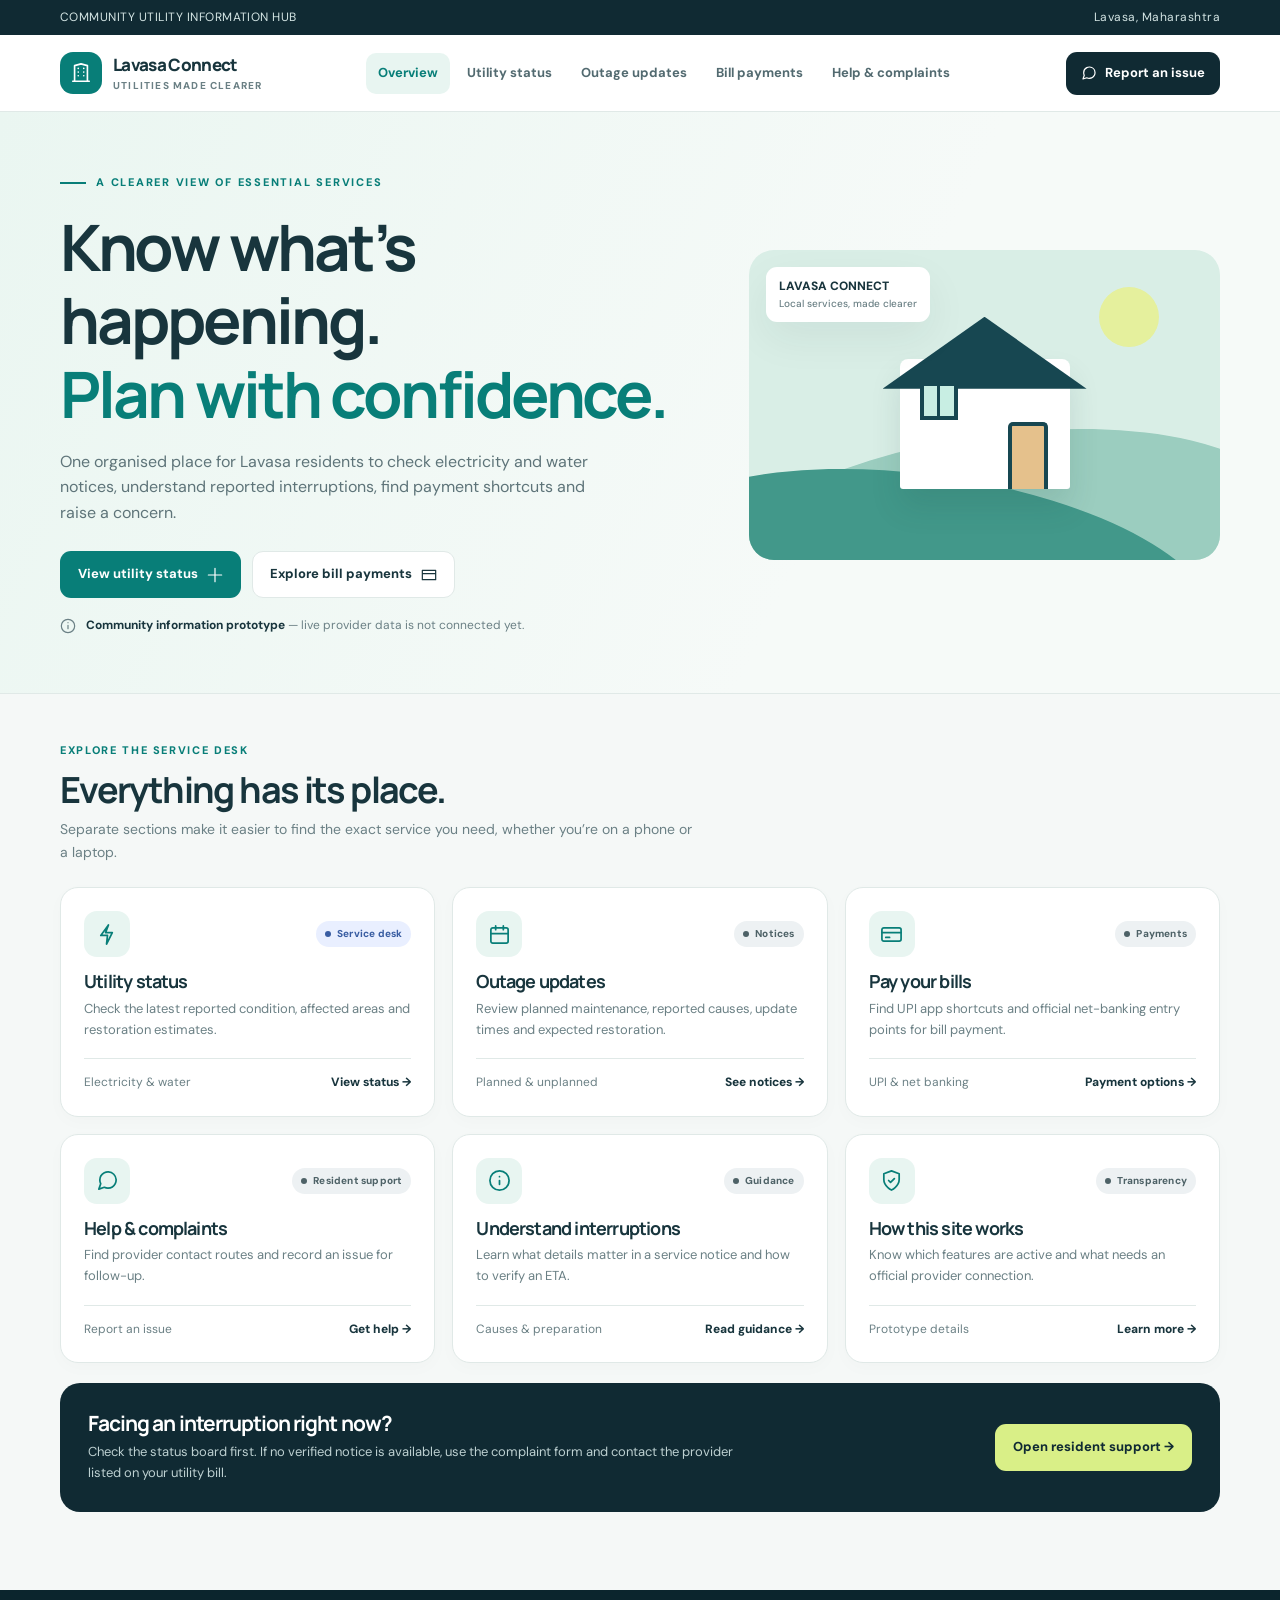
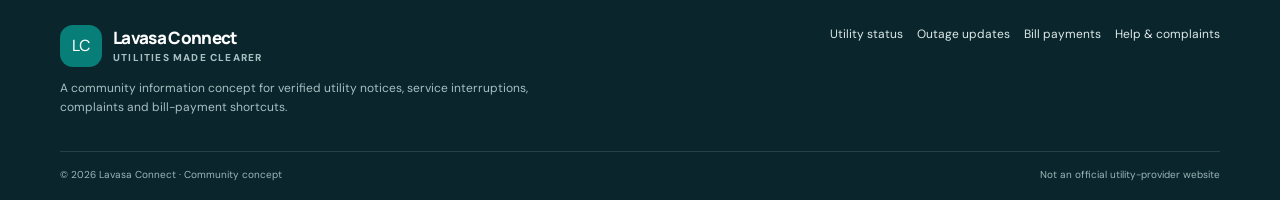
<file: index.html>
<!doctype html><html lang="en"><head><meta charset="utf-8"><meta name="viewport" content="width=device-width,initial-scale=1,viewport-fit=cover"><meta name="theme-color" content="#102a33"><meta name="description" content="Lavasa Connect community utility status, outage updates, payments and complaints."><title>Community utility dashboard | Lavasa Connect</title><link rel="stylesheet" href="assets/style.css"></head><body><div class="shell"><div class="topline"><div class="container"><span>COMMUNITY UTILITY INFORMATION HUB</span><span>Lavasa, Maharashtra</span></div></div>
<header class="site-header"><div class="container header-inner">
<a class="brand" href="index.html"><span class="brand-symbol"><svg class="" width="22" height="22" viewBox="0 0 24 24" fill="none" stroke="currentColor" stroke-width="1.8" stroke-linecap="round" stroke-linejoin="round" aria-hidden="true"><path d="M3 21h18M5 21V4l7-2 7 2v17M9 7h.01M15 7h.01M9 11h.01M15 11h.01M9 15h.01M15 15h.01" /></svg></span><span class="brand-copy">Lavasa Connect<small>Utilities made clearer</small></span></a>
<nav class="main-nav" aria-label="Main navigation"><a href="index.html" class="active">Overview</a><a href="status.html" class="">Utility status</a><a href="outages.html" class="">Outage updates</a><a href="payments.html" class="">Bill payments</a><a href="help.html" class="">Help & complaints</a></nav><a class="header-action" href="help.html"><svg class="" width="16" height="16" viewBox="0 0 24 24" fill="none" stroke="currentColor" stroke-width="1.8" stroke-linecap="round" stroke-linejoin="round" aria-hidden="true"><path d="M21 11.5a8.4 8.4 0 0 1-.9 3.8 8.5 8.5 0 0 1-7.6 4.7 8.4 8.4 0 0 1-3.8-.9L3 21l1.9-5.7a8.4 8.4 0 0 1-.9-3.8 8.5 8.5 0 0 1 4.7-7.6 8.4 8.4 0 0 1 3.8-.9h.5a8.5 8.5 0 0 1 8 8v.5Z" /></svg> Report an issue</a><button class="menu-toggle" aria-label="Open navigation" aria-expanded="false"><svg class="" width="21" height="21" viewBox="0 0 24 24" fill="none" stroke="currentColor" stroke-width="1.8" stroke-linecap="round" stroke-linejoin="round" aria-hidden="true"><path d="M4 6h16M4 12h16M4 18h16" /></svg></button>
</div></header><main><section class="hero"><div class="container hero-grid"><div><div class="eyebrow">A clearer view of essential services</div><h1>Know what’s happening.<br><span>Plan with confidence.</span></h1><p>One organised place for Lavasa residents to check electricity and water notices, understand reported interruptions, find payment shortcuts and raise a concern.</p><div class="hero-actions"><a class="btn btn-primary" href="status.html">View utility status <svg class="" width="16" height="16" viewBox="0 0 24 24" fill="none" stroke="currentColor" stroke-width="1.8" stroke-linecap="round" stroke-linejoin="round" aria-hidden="true"><path d="M12 2v20M2 12h20" /></svg></a><a class="btn btn-outline" href="payments.html">Explore bill payments <svg class="" width="16" height="16" viewBox="0 0 24 24" fill="none" stroke="currentColor" stroke-width="1.8" stroke-linecap="round" stroke-linejoin="round" aria-hidden="true"><path d="M2 5h20v14H2zM2 10h20" /></svg></a></div><div class="status-line"><svg class="" width="16" height="16" viewBox="0 0 24 24" fill="none" stroke="currentColor" stroke-width="1.8" stroke-linecap="round" stroke-linejoin="round" aria-hidden="true"><path d="M12 22a10 10 0 1 0 0-20 10 10 0 0 0 0 20ZM12 11v5M12 7h.01" /></svg> <span><strong>Community information prototype</strong> — live provider data is not connected yet.</span></div></div><div class="hero-art" role="img" aria-label="Stylised home in a green hillside community"><div class="art-sun"></div><div class="art-label">LAVASA CONNECT<small>Local services, made clearer</small></div><div class="art-hill"></div><div class="art-hill second"></div><div class="art-house"><div class="art-roof"></div><div class="art-window"></div><div class="art-door"></div></div></div></div></section>
<section class="section"><div class="container"><div class="section-head"><div><div class="section-kicker">Explore the service desk</div><h2>Everything has its place.</h2><p>Separate sections make it easier to find the exact service you need, whether you’re on a phone or a laptop.</p></div></div><div class="grid-3">
<a class="card" style="text-decoration:none" href="status.html"><div class="card-head"><span class="icon-box" data-icon="bolt"></span><span class="pill info">Service desk</span></div><h3>Utility status</h3><p>Check the latest reported condition, affected areas and restoration estimates.</p><div class="metric-row"><span>Electricity & water</span><strong>View status →</strong></div></a>
<a class="card" style="text-decoration:none" href="outages.html"><div class="card-head"><span class="icon-box" data-icon="calendar"></span><span class="pill">Notices</span></div><h3>Outage updates</h3><p>Review planned maintenance, reported causes, update times and expected restoration.</p><div class="metric-row"><span>Planned & unplanned</span><strong>See notices →</strong></div></a>
<a class="card" style="text-decoration:none" href="payments.html"><div class="card-head"><span class="icon-box" data-icon="credit"></span><span class="pill">Payments</span></div><h3>Pay your bills</h3><p>Find UPI app shortcuts and official net-banking entry points for bill payment.</p><div class="metric-row"><span>UPI & net banking</span><strong>Payment options →</strong></div></a>
<a class="card" style="text-decoration:none" href="help.html"><div class="card-head"><span class="icon-box" data-icon="message"></span><span class="pill">Resident support</span></div><h3>Help & complaints</h3><p>Find provider contact routes and record an issue for follow-up.</p><div class="metric-row"><span>Report an issue</span><strong>Get help →</strong></div></a>
<a class="card" style="text-decoration:none" href="outages.html#causes"><div class="card-head"><span class="icon-box" data-icon="info"></span><span class="pill">Guidance</span></div><h3>Understand interruptions</h3><p>Learn what details matter in a service notice and how to verify an ETA.</p><div class="metric-row"><span>Causes & preparation</span><strong>Read guidance →</strong></div></a>
<a class="card" style="text-decoration:none" href="help.html#faq"><div class="card-head"><span class="icon-box" data-icon="shield"></span><span class="pill">Transparency</span></div><h3>How this site works</h3><p>Know which features are active and what needs an official provider connection.</p><div class="metric-row"><span>Prototype details</span><strong>Learn more →</strong></div></a>
</div><div class="feature-band"><div><h3>Facing an interruption right now?</h3><p>Check the status board first. If no verified notice is available, use the complaint form and contact the provider listed on your utility bill.</p></div><a class="btn" href="help.html">Open resident support →</a></div></div></section></main><footer class="site-footer"><div class="container"><div class="footer-top"><div class="footer-about"><a class="brand" href="index.html"><span class="brand-symbol">LC</span><span class="brand-copy" style="color:#fff">Lavasa Connect<small style="color:#a8c0c2">Utilities made clearer</small></span></a><p>A community information concept for verified utility notices, service interruptions, complaints and bill-payment shortcuts.</p></div><nav class="footer-nav"><a href="status.html">Utility status</a><a href="outages.html">Outage updates</a><a href="payments.html">Bill payments</a><a href="help.html">Help & complaints</a></nav></div><div class="footer-bottom"><span>© <span data-year></span> Lavasa Connect · Community concept</span><span>Not an official utility-provider website</span></div></div></footer><script src="assets/app.js"></script><div id="toast" class="toast" role="status" aria-live="polite"></div></div></body></html>
</file>
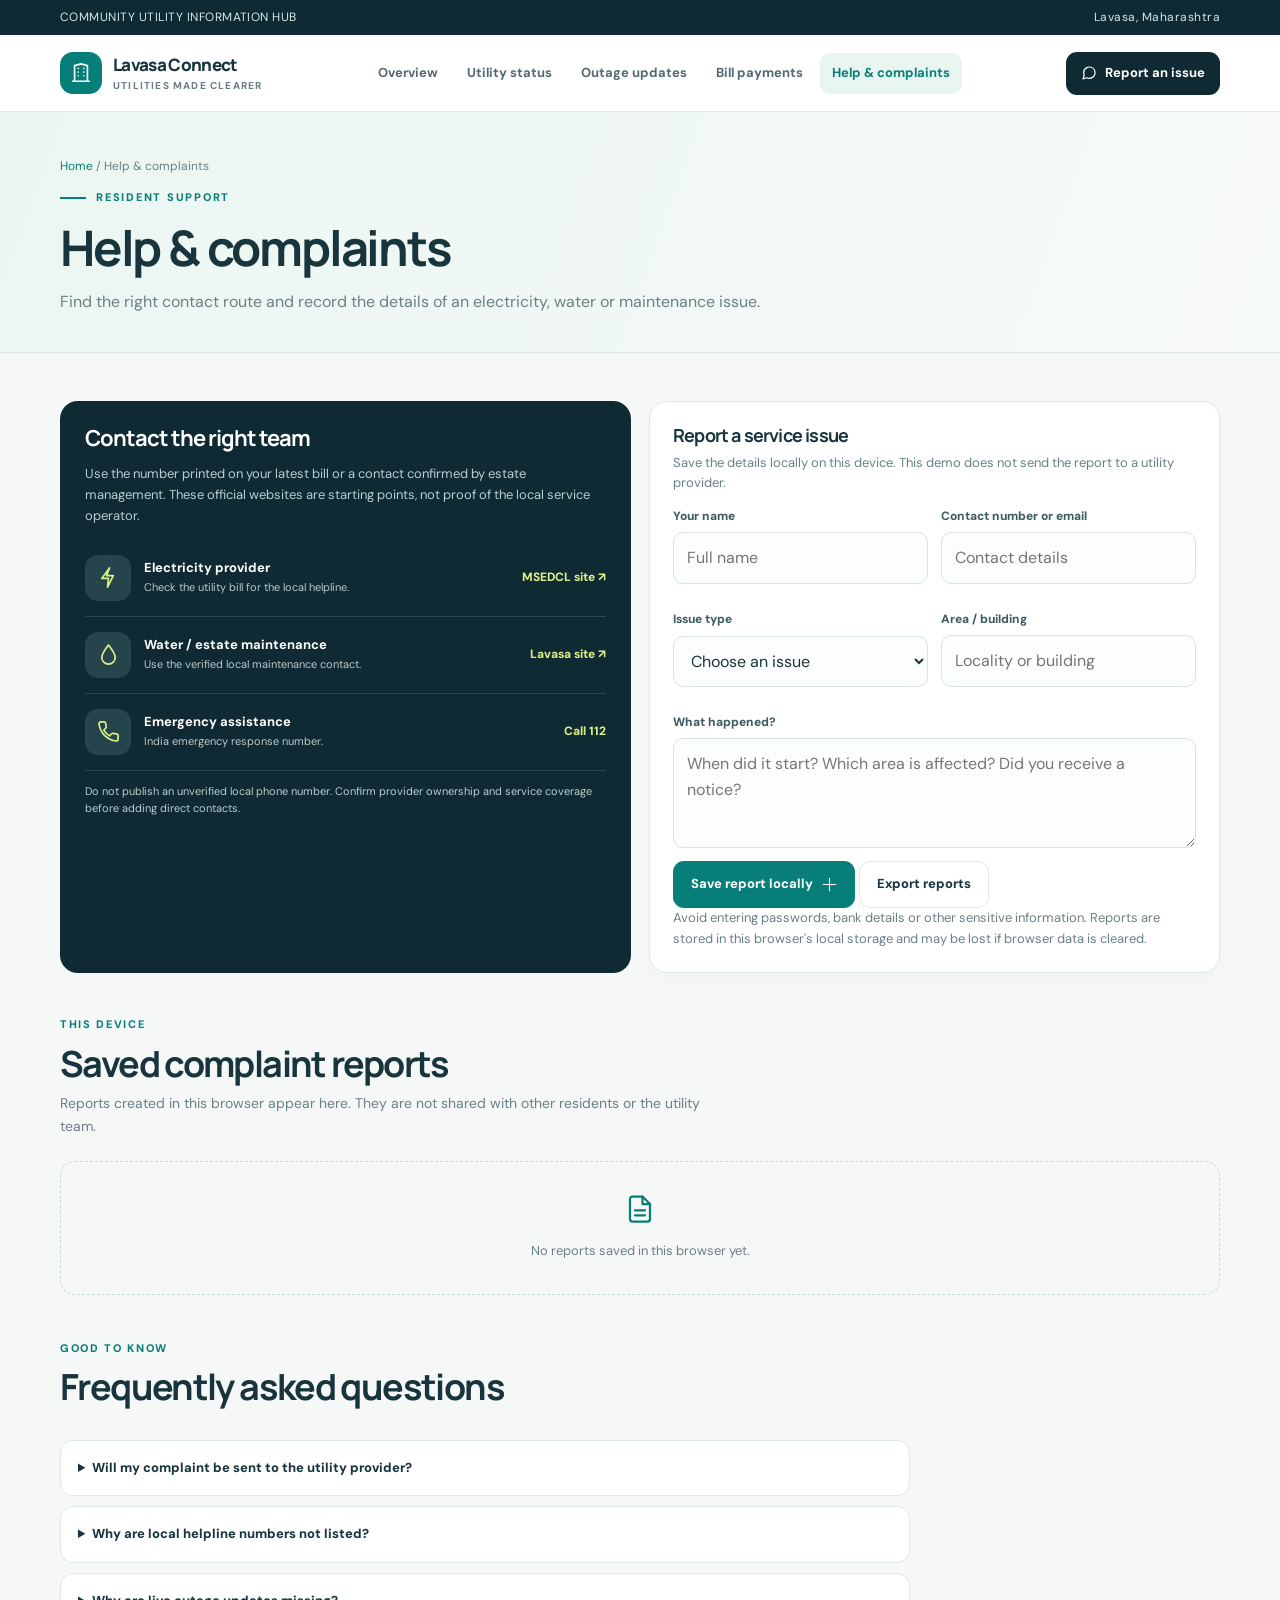
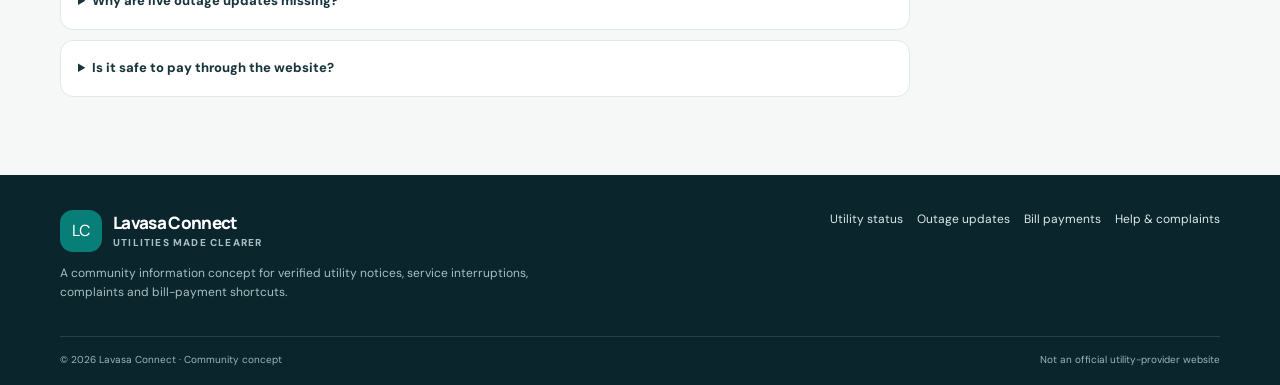
<file: help.html>
<!doctype html><html lang="en"><head><meta charset="utf-8"><meta name="viewport" content="width=device-width,initial-scale=1,viewport-fit=cover"><meta name="theme-color" content="#102a33"><meta name="description" content="Lavasa Connect community utility status, outage updates, payments and complaints."><title>Help & complaints | Lavasa Connect</title><link rel="stylesheet" href="assets/style.css"></head><body><div class="shell"><div class="topline"><div class="container"><span>COMMUNITY UTILITY INFORMATION HUB</span><span>Lavasa, Maharashtra</span></div></div>
<header class="site-header"><div class="container header-inner">
<a class="brand" href="index.html"><span class="brand-symbol"><svg class="" width="22" height="22" viewBox="0 0 24 24" fill="none" stroke="currentColor" stroke-width="1.8" stroke-linecap="round" stroke-linejoin="round" aria-hidden="true"><path d="M3 21h18M5 21V4l7-2 7 2v17M9 7h.01M15 7h.01M9 11h.01M15 11h.01M9 15h.01M15 15h.01" /></svg></span><span class="brand-copy">Lavasa Connect<small>Utilities made clearer</small></span></a>
<nav class="main-nav" aria-label="Main navigation"><a href="index.html" class="">Overview</a><a href="status.html" class="">Utility status</a><a href="outages.html" class="">Outage updates</a><a href="payments.html" class="">Bill payments</a><a href="help.html" class="active">Help & complaints</a></nav><a class="header-action" href="help.html"><svg class="" width="16" height="16" viewBox="0 0 24 24" fill="none" stroke="currentColor" stroke-width="1.8" stroke-linecap="round" stroke-linejoin="round" aria-hidden="true"><path d="M21 11.5a8.4 8.4 0 0 1-.9 3.8 8.5 8.5 0 0 1-7.6 4.7 8.4 8.4 0 0 1-3.8-.9L3 21l1.9-5.7a8.4 8.4 0 0 1-.9-3.8 8.5 8.5 0 0 1 4.7-7.6 8.4 8.4 0 0 1 3.8-.9h.5a8.5 8.5 0 0 1 8 8v.5Z" /></svg> Report an issue</a><button class="menu-toggle" aria-label="Open navigation" aria-expanded="false"><svg class="" width="21" height="21" viewBox="0 0 24 24" fill="none" stroke="currentColor" stroke-width="1.8" stroke-linecap="round" stroke-linejoin="round" aria-hidden="true"><path d="M4 6h16M4 12h16M4 18h16" /></svg></button>
</div></header><main><section class="page-hero"><div class="container"><div class="breadcrumb"><a href="index.html">Home</a> / Help & complaints</div><div class="eyebrow">Resident support</div><h1>Help & complaints</h1><p>Find the right contact route and record the details of an electricity, water or maintenance issue.</p></div></section>
<section class="section"><div class="container"><div class="grid-2">
<aside class="dark-panel"><h3>Contact the right team</h3><p>Use the number printed on your latest bill or a contact confirmed by estate management. These official websites are starting points, not proof of the local service operator.</p>
<div class="helpline-row"><span class="icon-box" data-icon="bolt"></span><div class="helpline-copy"><strong>Electricity provider</strong><small>Check the utility bill for the local helpline.</small></div><a href="https://www.mahadiscom.in/" target="_blank" rel="noopener noreferrer">MSEDCL site ↗</a></div>
<div class="helpline-row"><span class="icon-box" data-icon="drop"></span><div class="helpline-copy"><strong>Water / estate maintenance</strong><small>Use the verified local maintenance contact.</small></div><a href="https://www.lavasa.com/" target="_blank" rel="noopener noreferrer">Lavasa site ↗</a></div>
<div class="helpline-row"><span class="icon-box" data-icon="phone"></span><div class="helpline-copy"><strong>Emergency assistance</strong><small>India emergency response number.</small></div><a href="tel:112">Call 112</a></div>
<div class="smallprint" style="color:#b8cdcf">Do not publish an unverified local phone number. Confirm provider ownership and service coverage before adding direct contacts.</div></aside>
<article class="card" id="complaint-form"><h3 style="margin-top:0">Report a service issue</h3><p>Save the details locally on this device. This demo does not send the report to a utility provider.</p>
<form id="complaintForm"><div class="form-grid"><div class="field"><label for="name">Your name</label><input id="name" name="name" required maxlength="100" placeholder="Full name"></div><div class="field"><label for="contact">Contact number or email</label><input id="contact" name="contact" required maxlength="120" placeholder="Contact details"></div><div class="field"><label for="type">Issue type</label><select id="type" name="type" required><option value="">Choose an issue</option><option>Electricity outage</option><option>Water supply interruption</option><option>Low voltage / power fluctuation</option><option>Leakage / water quality</option><option>Other utility issue</option></select></div><div class="field"><label for="area">Area / building</label><input id="area" name="area" required maxlength="160" placeholder="Locality or building"></div></div><div class="field"><label for="details">What happened?</label><textarea id="details" name="details" required maxlength="2000" placeholder="When did it start? Which area is affected? Did you receive a notice?"></textarea></div><button class="btn btn-primary" type="submit">Save report locally <svg class="" width="15" height="15" viewBox="0 0 24 24" fill="none" stroke="currentColor" stroke-width="1.8" stroke-linecap="round" stroke-linejoin="round" aria-hidden="true"><path d="M12 2v20M2 12h20" /></svg></button> <button class="btn btn-outline" id="exportReports" type="button">Export reports</button><p class="smallprint">Avoid entering passwords, bank details or other sensitive information. Reports are stored in this browser's local storage and may be lost if browser data is cleared.</p></form></article>
</div>
<div class="section-head" style="margin-top:43px"><div><div class="section-kicker">This device</div><h2>Saved complaint reports</h2><p>Reports created in this browser appear here. They are not shared with other residents or the utility team.</p></div></div><div id="reportsList" class="report-list"></div>
<div id="faq" class="section-head" style="margin-top:45px"><div><div class="section-kicker">Good to know</div><h2>Frequently asked questions</h2></div></div><div class="faq-list"><details><summary>Will my complaint be sent to the utility provider?</summary><p>No. This is a front-end prototype and saves reports only in the current browser. Real submissions need a secure backend and a verified recipient workflow.</p></details><details><summary>Why are local helpline numbers not listed?</summary><p>Unverified numbers could misdirect residents. Confirm the responsible local electricity and water operators and their official contact numbers before publishing.</p></details><details><summary>Why are live outage updates missing?</summary><p>The site has no official data feed connected. An authorised team needs to enter verified notices through an admin system or integrate a provider API.</p></details><details><summary>Is it safe to pay through the website?</summary><p>The website only launches a UPI app or opens a bank website. It does not process payments. Verify the payee, biller and amount before confirming a transaction.</p></details></div>
</div></section>
<script>
const STORE='lavasaConnectReportsV2';
function readReports(){try{return JSON.parse(localStorage.getItem(STORE)||'[]')}catch(e){return []}}
function renderReports(){const root=document.querySelector('#reportsList');const reports=readReports();root.innerHTML='';if(!reports.length){root.innerHTML='<div class="empty-state">'+icon('file',30)+'<div>No reports saved in this browser yet.</div></div>';return}reports.slice().reverse().forEach(r=>{const card=document.createElement('article');card.className='report-item';const strong=document.createElement('strong');strong.textContent=r.type+' · '+r.area;const p=document.createElement('p');p.textContent=r.details;const small=document.createElement('small');small.textContent='Saved '+r.date+' · '+r.name+' · '+r.contact;card.append(strong,p,small);root.append(card)})}
document.addEventListener('DOMContentLoaded',()=>{renderReports();document.querySelector('#complaintForm').addEventListener('submit',e=>{e.preventDefault();const fd=new FormData(e.currentTarget);const report={name:String(fd.get('name')).trim(),contact:String(fd.get('contact')).trim(),type:String(fd.get('type')),area:String(fd.get('area')).trim(),details:String(fd.get('details')).trim(),date:new Date().toLocaleString()};try{const reports=readReports();reports.push(report);localStorage.setItem(STORE,JSON.stringify(reports));e.currentTarget.reset();renderReports();toast('Saved in this browser only. It has not been sent to a provider.')}catch(err){toast('Could not save report. Check browser storage settings.')}});document.querySelector('#exportReports').addEventListener('click',()=>{const reports=readReports();if(!reports.length){toast('No saved reports to export.');return}const blob=new Blob([JSON.stringify(reports,null,2)],{type:'application/json'});const url=URL.createObjectURL(blob);const a=document.createElement('a');a.href=url;a.download='lavasa-connect-reports.json';a.click();URL.revokeObjectURL(url);toast('Report export started.')})});
</script></main><footer class="site-footer"><div class="container"><div class="footer-top"><div class="footer-about"><a class="brand" href="index.html"><span class="brand-symbol">LC</span><span class="brand-copy" style="color:#fff">Lavasa Connect<small style="color:#a8c0c2">Utilities made clearer</small></span></a><p>A community information concept for verified utility notices, service interruptions, complaints and bill-payment shortcuts.</p></div><nav class="footer-nav"><a href="status.html">Utility status</a><a href="outages.html">Outage updates</a><a href="payments.html">Bill payments</a><a href="help.html">Help & complaints</a></nav></div><div class="footer-bottom"><span>© <span data-year></span> Lavasa Connect · Community concept</span><span>Not an official utility-provider website</span></div></div></footer><script src="assets/app.js"></script><div id="toast" class="toast" role="status" aria-live="polite"></div></div></body></html>
</file>
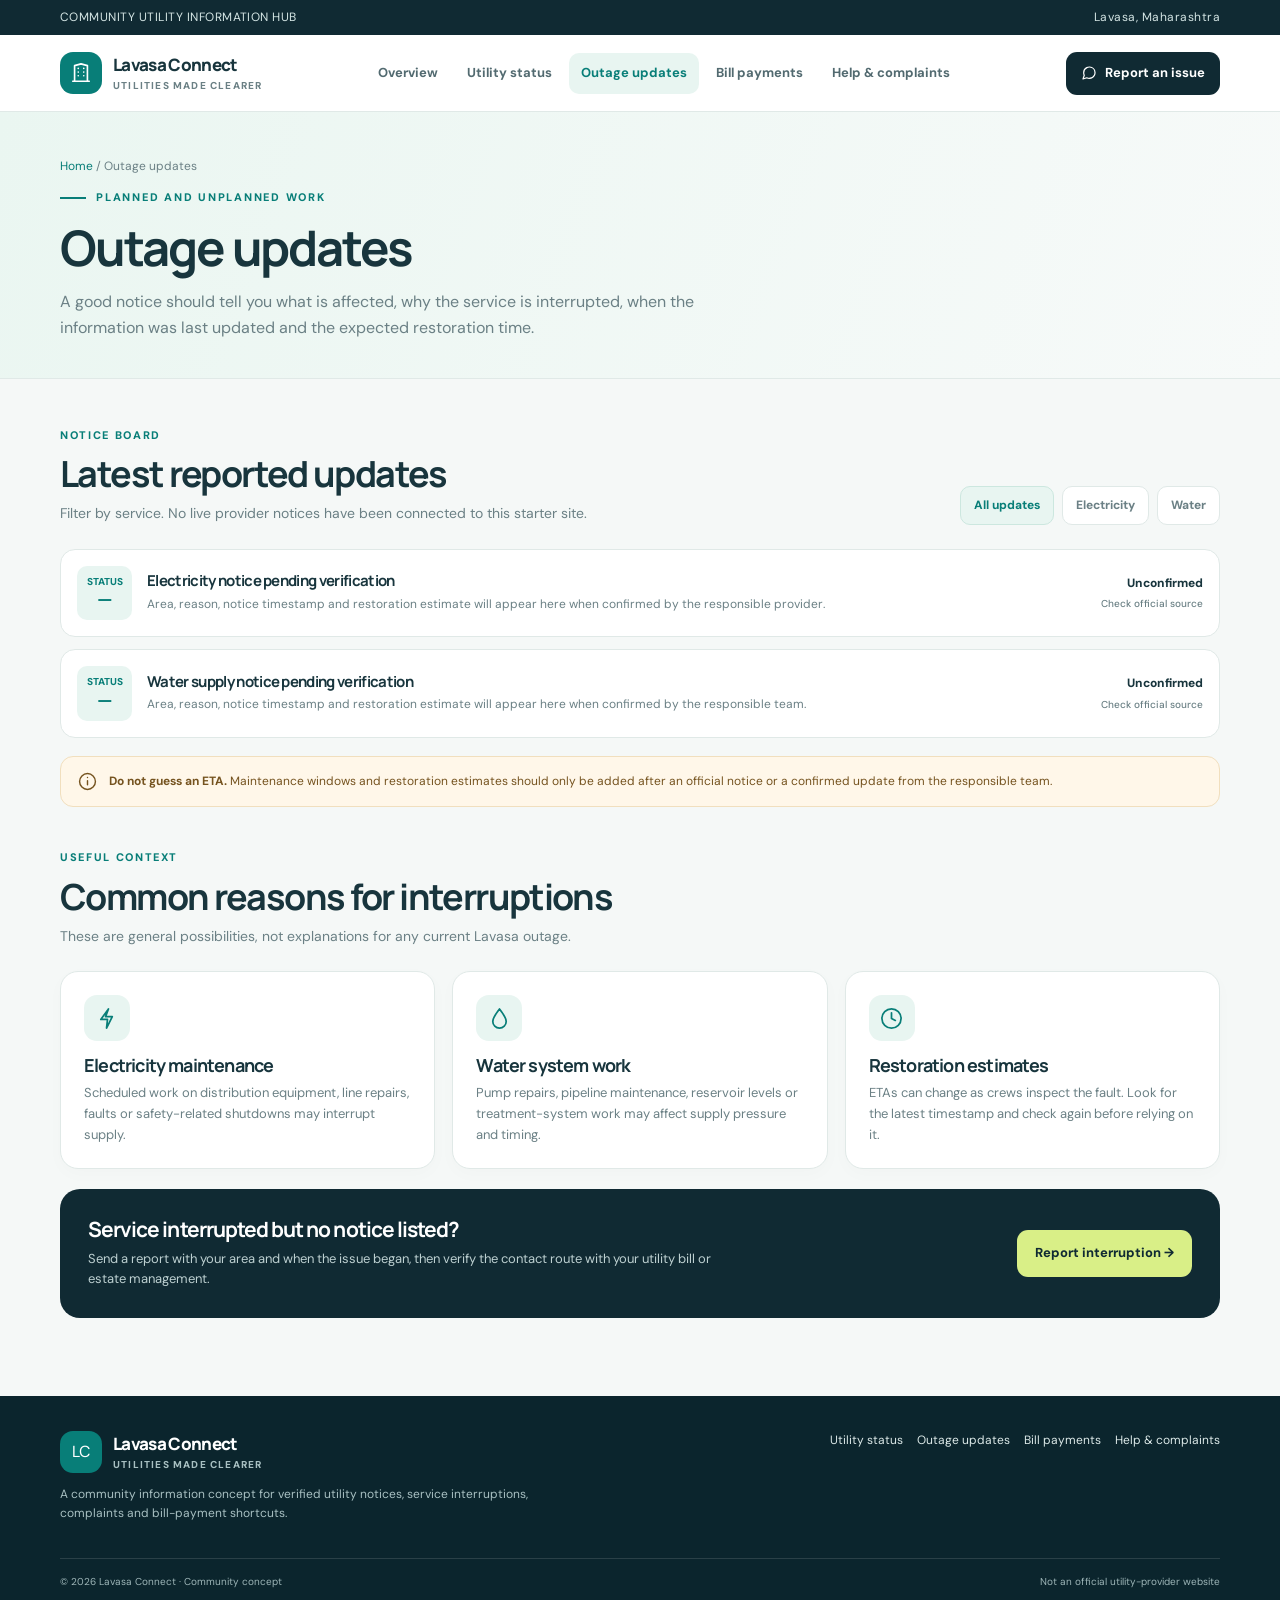
<file: outages.html>
<!doctype html><html lang="en"><head><meta charset="utf-8"><meta name="viewport" content="width=device-width,initial-scale=1,viewport-fit=cover"><meta name="theme-color" content="#102a33"><meta name="description" content="Lavasa Connect community utility status, outage updates, payments and complaints."><title>Outage updates | Lavasa Connect</title><link rel="stylesheet" href="assets/style.css"></head><body><div class="shell"><div class="topline"><div class="container"><span>COMMUNITY UTILITY INFORMATION HUB</span><span>Lavasa, Maharashtra</span></div></div>
<header class="site-header"><div class="container header-inner">
<a class="brand" href="index.html"><span class="brand-symbol"><svg class="" width="22" height="22" viewBox="0 0 24 24" fill="none" stroke="currentColor" stroke-width="1.8" stroke-linecap="round" stroke-linejoin="round" aria-hidden="true"><path d="M3 21h18M5 21V4l7-2 7 2v17M9 7h.01M15 7h.01M9 11h.01M15 11h.01M9 15h.01M15 15h.01" /></svg></span><span class="brand-copy">Lavasa Connect<small>Utilities made clearer</small></span></a>
<nav class="main-nav" aria-label="Main navigation"><a href="index.html" class="">Overview</a><a href="status.html" class="">Utility status</a><a href="outages.html" class="active">Outage updates</a><a href="payments.html" class="">Bill payments</a><a href="help.html" class="">Help & complaints</a></nav><a class="header-action" href="help.html"><svg class="" width="16" height="16" viewBox="0 0 24 24" fill="none" stroke="currentColor" stroke-width="1.8" stroke-linecap="round" stroke-linejoin="round" aria-hidden="true"><path d="M21 11.5a8.4 8.4 0 0 1-.9 3.8 8.5 8.5 0 0 1-7.6 4.7 8.4 8.4 0 0 1-3.8-.9L3 21l1.9-5.7a8.4 8.4 0 0 1-.9-3.8 8.5 8.5 0 0 1 4.7-7.6 8.4 8.4 0 0 1 3.8-.9h.5a8.5 8.5 0 0 1 8 8v.5Z" /></svg> Report an issue</a><button class="menu-toggle" aria-label="Open navigation" aria-expanded="false"><svg class="" width="21" height="21" viewBox="0 0 24 24" fill="none" stroke="currentColor" stroke-width="1.8" stroke-linecap="round" stroke-linejoin="round" aria-hidden="true"><path d="M4 6h16M4 12h16M4 18h16" /></svg></button>
</div></header><main><section class="page-hero"><div class="container"><div class="breadcrumb"><a href="index.html">Home</a> / Outage updates</div><div class="eyebrow">Planned and unplanned work</div><h1>Outage updates</h1><p>A good notice should tell you what is affected, why the service is interrupted, when the information was last updated and the expected restoration time.</p></div></section>
<section class="section"><div class="container"><div class="section-head"><div><div class="section-kicker">Notice board</div><h2>Latest reported updates</h2><p>Filter by service. No live provider notices have been connected to this starter site.</p></div><div class="filter-bar" aria-label="Filter notices"><button class="filter-btn active" data-filter="all">All updates</button><button class="filter-btn" data-filter="electricity">Electricity</button><button class="filter-btn" data-filter="water">Water</button></div></div>
<div class="list-stack" id="updatesList"><article class="update-row" data-type="electricity"><div class="date-box">STATUS<strong>—</strong></div><div><h3>Electricity notice pending verification</h3><p>Area, reason, notice timestamp and restoration estimate will appear here when confirmed by the responsible provider.</p></div><div class="update-meta">Unconfirmed<small>Check official source</small></div></article><article class="update-row" data-type="water"><div class="date-box">STATUS<strong>—</strong></div><div><h3>Water supply notice pending verification</h3><p>Area, reason, notice timestamp and restoration estimate will appear here when confirmed by the responsible team.</p></div><div class="update-meta">Unconfirmed<small>Check official source</small></div></article></div>
<div class="notice"><svg class="" width="19" height="19" viewBox="0 0 24 24" fill="none" stroke="currentColor" stroke-width="1.8" stroke-linecap="round" stroke-linejoin="round" aria-hidden="true"><path d="M12 22a10 10 0 1 0 0-20 10 10 0 0 0 0 20ZM12 11v5M12 7h.01" /></svg><div><strong>Do not guess an ETA.</strong> Maintenance windows and restoration estimates should only be added after an official notice or a confirmed update from the responsible team.</div></div>
<div id="causes" class="section-head" style="margin-top:42px"><div><div class="section-kicker">Useful context</div><h2>Common reasons for interruptions</h2><p>These are general possibilities, not explanations for any current Lavasa outage.</p></div></div><div class="grid-3">
<article class="card"><span class="icon-box" data-icon="bolt"></span><h3>Electricity maintenance</h3><p>Scheduled work on distribution equipment, line repairs, faults or safety-related shutdowns may interrupt supply.</p></article>
<article class="card"><span class="icon-box" data-icon="drop"></span><h3>Water system work</h3><p>Pump repairs, pipeline maintenance, reservoir levels or treatment-system work may affect supply pressure and timing.</p></article>
<article class="card"><span class="icon-box" data-icon="clock"></span><h3>Restoration estimates</h3><p>ETAs can change as crews inspect the fault. Look for the latest timestamp and check again before relying on it.</p></article>
</div><div class="feature-band"><div><h3>Service interrupted but no notice listed?</h3><p>Send a report with your area and when the issue began, then verify the contact route with your utility bill or estate management.</p></div><a class="btn" href="help.html#complaint-form">Report interruption →</a></div></div></section>
<script>document.addEventListener('DOMContentLoaded',()=>{document.querySelectorAll('[data-filter]').forEach(btn=>btn.addEventListener('click',()=>{document.querySelectorAll('[data-filter]').forEach(b=>b.classList.toggle('active',b===btn));document.querySelectorAll('.update-row').forEach(row=>row.classList.toggle('hidden',btn.dataset.filter!=='all'&&row.dataset.type!==btn.dataset.filter))}))})</script></main><footer class="site-footer"><div class="container"><div class="footer-top"><div class="footer-about"><a class="brand" href="index.html"><span class="brand-symbol">LC</span><span class="brand-copy" style="color:#fff">Lavasa Connect<small style="color:#a8c0c2">Utilities made clearer</small></span></a><p>A community information concept for verified utility notices, service interruptions, complaints and bill-payment shortcuts.</p></div><nav class="footer-nav"><a href="status.html">Utility status</a><a href="outages.html">Outage updates</a><a href="payments.html">Bill payments</a><a href="help.html">Help & complaints</a></nav></div><div class="footer-bottom"><span>© <span data-year></span> Lavasa Connect · Community concept</span><span>Not an official utility-provider website</span></div></div></footer><script src="assets/app.js"></script><div id="toast" class="toast" role="status" aria-live="polite"></div></div></body></html>
</file>
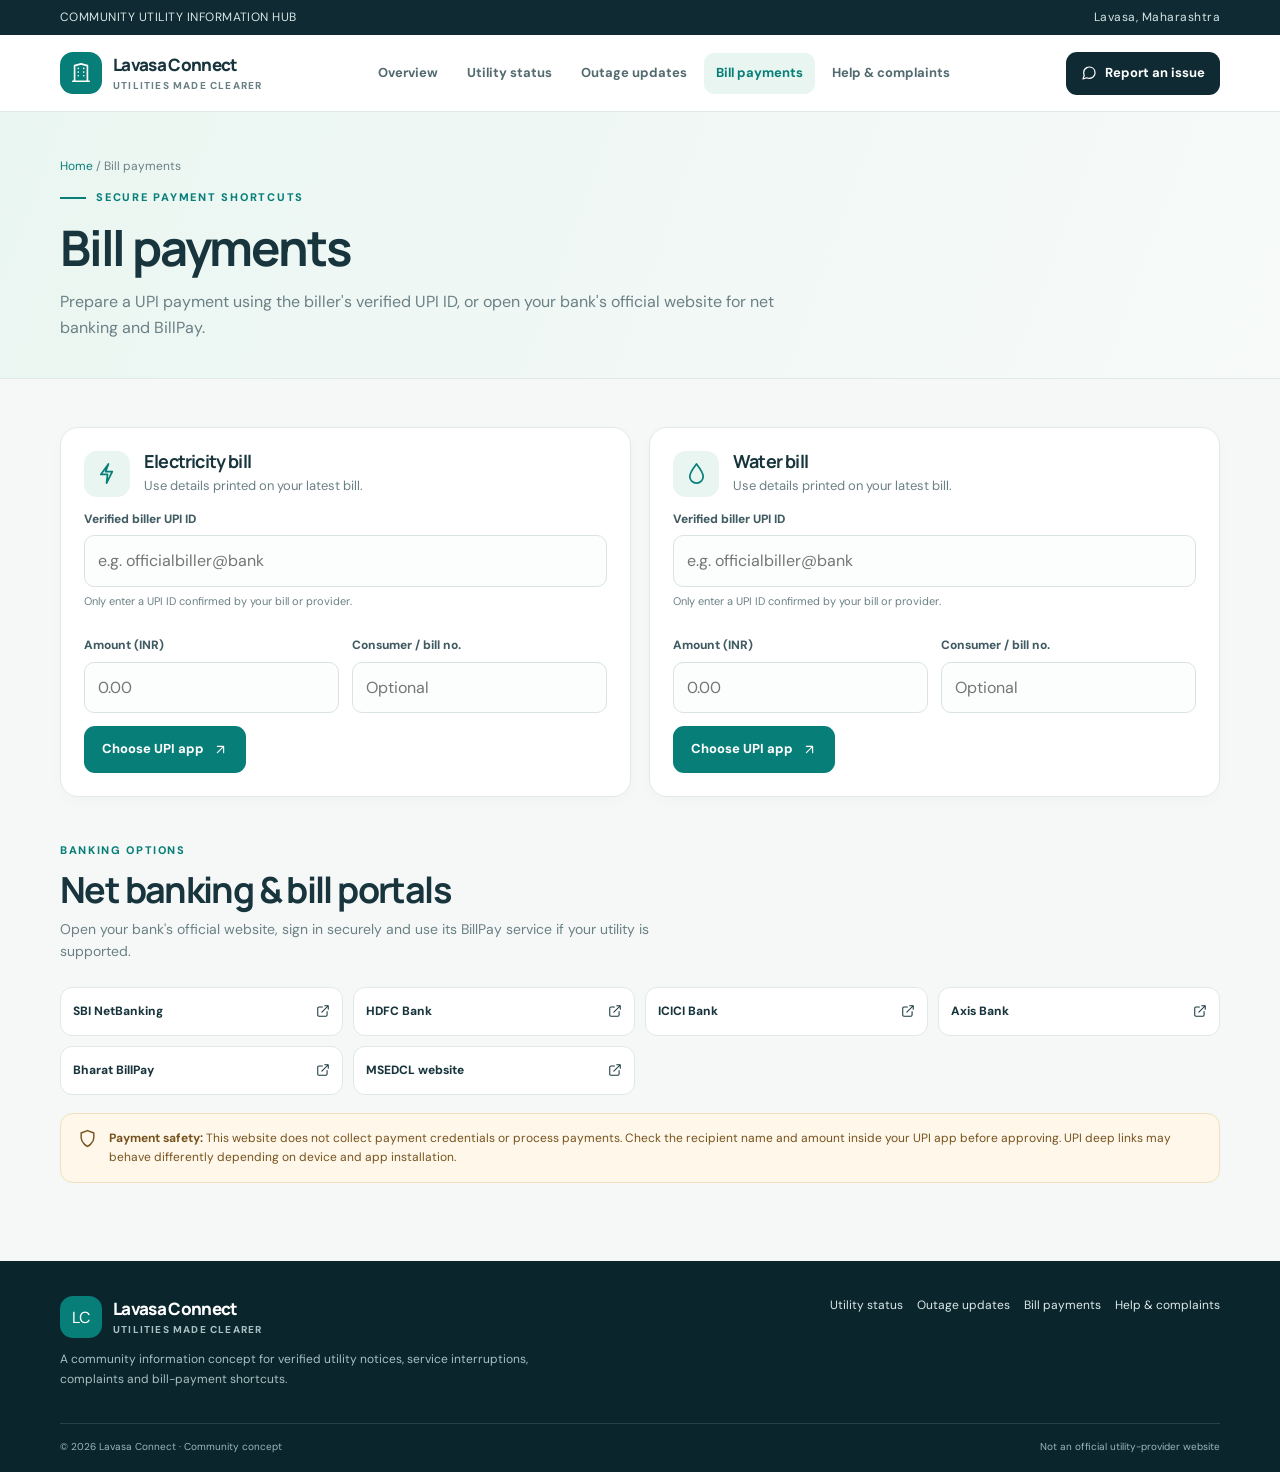
<file: payments.html>
<!doctype html><html lang="en"><head><meta charset="utf-8"><meta name="viewport" content="width=device-width,initial-scale=1,viewport-fit=cover"><meta name="theme-color" content="#102a33"><meta name="description" content="Lavasa Connect community utility status, outage updates, payments and complaints."><title>Bill payments | Lavasa Connect</title><link rel="stylesheet" href="assets/style.css"></head><body><div class="shell"><div class="topline"><div class="container"><span>COMMUNITY UTILITY INFORMATION HUB</span><span>Lavasa, Maharashtra</span></div></div>
<header class="site-header"><div class="container header-inner">
<a class="brand" href="index.html"><span class="brand-symbol"><svg class="" width="22" height="22" viewBox="0 0 24 24" fill="none" stroke="currentColor" stroke-width="1.8" stroke-linecap="round" stroke-linejoin="round" aria-hidden="true"><path d="M3 21h18M5 21V4l7-2 7 2v17M9 7h.01M15 7h.01M9 11h.01M15 11h.01M9 15h.01M15 15h.01" /></svg></span><span class="brand-copy">Lavasa Connect<small>Utilities made clearer</small></span></a>
<nav class="main-nav" aria-label="Main navigation"><a href="index.html" class="">Overview</a><a href="status.html" class="">Utility status</a><a href="outages.html" class="">Outage updates</a><a href="payments.html" class="active">Bill payments</a><a href="help.html" class="">Help & complaints</a></nav><a class="header-action" href="help.html"><svg class="" width="16" height="16" viewBox="0 0 24 24" fill="none" stroke="currentColor" stroke-width="1.8" stroke-linecap="round" stroke-linejoin="round" aria-hidden="true"><path d="M21 11.5a8.4 8.4 0 0 1-.9 3.8 8.5 8.5 0 0 1-7.6 4.7 8.4 8.4 0 0 1-3.8-.9L3 21l1.9-5.7a8.4 8.4 0 0 1-.9-3.8 8.5 8.5 0 0 1 4.7-7.6 8.4 8.4 0 0 1 3.8-.9h.5a8.5 8.5 0 0 1 8 8v.5Z" /></svg> Report an issue</a><button class="menu-toggle" aria-label="Open navigation" aria-expanded="false"><svg class="" width="21" height="21" viewBox="0 0 24 24" fill="none" stroke="currentColor" stroke-width="1.8" stroke-linecap="round" stroke-linejoin="round" aria-hidden="true"><path d="M4 6h16M4 12h16M4 18h16" /></svg></button>
</div></header><main><section class="page-hero"><div class="container"><div class="breadcrumb"><a href="index.html">Home</a> / Bill payments</div><div class="eyebrow">Secure payment shortcuts</div><h1>Bill payments</h1><p>Prepare a UPI payment using the biller's verified UPI ID, or open your bank's official website for net banking and BillPay.</p></div></section>
<section class="section"><div class="container"><div class="grid-2">
<article class="card"><div class="pay-header"><span class="icon-box" data-icon="bolt"></span><div><h3>Electricity bill</h3><p>Use details printed on your latest bill.</p></div></div><form class="payment-form" data-kind="electricity"><div class="field"><label for="electricityUpi">Verified biller UPI ID</label><input id="electricityUpi" name="upi" placeholder="e.g. officialbiller@bank" autocomplete="off" required><span class="field-help">Only enter a UPI ID confirmed by your bill or provider.</span></div><div class="form-grid"><div class="field"><label for="electricityAmount">Amount (INR)</label><input id="electricityAmount" name="amount" type="number" min="1" step="0.01" placeholder="0.00" required></div><div class="field"><label for="electricityRef">Consumer / bill no.</label><input id="electricityRef" name="reference" placeholder="Optional"></div></div><button class="btn btn-primary" type="submit">Choose UPI app <svg class="" width="15" height="15" viewBox="0 0 24 24" fill="none" stroke="currentColor" stroke-width="1.8" stroke-linecap="round" stroke-linejoin="round" aria-hidden="true"><path d="M7 17 17 7M7 7h10v10" /></svg></button><div class="upi-grid hidden" data-apps="electricity"><button class="upi-app" type="button" data-app="gpay"><span class="app-logo"><img src="assets/gpay.svg" alt=""></span><span><strong>Google Pay</strong><small>Open payment app</small></span></button><button class="upi-app" type="button" data-app="phonepe"><span class="app-logo"><img src="assets/phonepe.svg" alt=""></span><span><strong>PhonePe</strong><small>Open payment app</small></span></button><button class="upi-app" type="button" data-app="paytm"><span class="app-logo"><img src="assets/paytm.svg" alt=""></span><span><strong>Paytm</strong><small>Open payment app</small></span></button><button class="upi-app" type="button" data-app="upi"><span class="app-logo"><img src="assets/upi.svg" alt=""></span><span><strong>Other UPI app</strong><small>Choose if supported</small></span></button></div></form></article>
<article class="card"><div class="pay-header"><span class="icon-box" data-icon="drop"></span><div><h3>Water bill</h3><p>Use details printed on your latest bill.</p></div></div><form class="payment-form" data-kind="water"><div class="field"><label for="waterUpi">Verified biller UPI ID</label><input id="waterUpi" name="upi" placeholder="e.g. officialbiller@bank" autocomplete="off" required><span class="field-help">Only enter a UPI ID confirmed by your bill or provider.</span></div><div class="form-grid"><div class="field"><label for="waterAmount">Amount (INR)</label><input id="waterAmount" name="amount" type="number" min="1" step="0.01" placeholder="0.00" required></div><div class="field"><label for="waterRef">Consumer / bill no.</label><input id="waterRef" name="reference" placeholder="Optional"></div></div><button class="btn btn-primary" type="submit">Choose UPI app <svg class="" width="15" height="15" viewBox="0 0 24 24" fill="none" stroke="currentColor" stroke-width="1.8" stroke-linecap="round" stroke-linejoin="round" aria-hidden="true"><path d="M7 17 17 7M7 7h10v10" /></svg></button><div class="upi-grid hidden" data-apps="water"><button class="upi-app" type="button" data-app="gpay"><span class="app-logo"><img src="assets/gpay.svg" alt=""></span><span><strong>Google Pay</strong><small>Open payment app</small></span></button><button class="upi-app" type="button" data-app="phonepe"><span class="app-logo"><img src="assets/phonepe.svg" alt=""></span><span><strong>PhonePe</strong><small>Open payment app</small></span></button><button class="upi-app" type="button" data-app="paytm"><span class="app-logo"><img src="assets/paytm.svg" alt=""></span><span><strong>Paytm</strong><small>Open payment app</small></span></button><button class="upi-app" type="button" data-app="upi"><span class="app-logo"><img src="assets/upi.svg" alt=""></span><span><strong>Other UPI app</strong><small>Choose if supported</small></span></button></div></form></article>
</div>
<div class="section-head" style="margin-top:45px"><div><div class="section-kicker">Banking options</div><h2>Net banking & bill portals</h2><p>Open your bank's official website, sign in securely and use its BillPay service if your utility is supported.</p></div></div>
<div class="bank-grid"><a class="bank-link" href="https://www.onlinesbi.sbi/" target="_blank" rel="noopener noreferrer">SBI NetBanking <svg class="" width="14" height="14" viewBox="0 0 24 24" fill="none" stroke="currentColor" stroke-width="1.8" stroke-linecap="round" stroke-linejoin="round" aria-hidden="true"><path d="M15 3h6v6m-11 5L21 3M19 13v6a2 2 0 0 1-2 2H5a2 2 0 0 1-2-2V7a2 2 0 0 1 2-2h6" /></svg></a><a class="bank-link" href="https://netbanking.hdfcbank.com/" target="_blank" rel="noopener noreferrer">HDFC Bank <svg class="" width="14" height="14" viewBox="0 0 24 24" fill="none" stroke="currentColor" stroke-width="1.8" stroke-linecap="round" stroke-linejoin="round" aria-hidden="true"><path d="M15 3h6v6m-11 5L21 3M19 13v6a2 2 0 0 1-2 2H5a2 2 0 0 1-2-2V7a2 2 0 0 1 2-2h6" /></svg></a><a class="bank-link" href="https://www.icicibank.com/" target="_blank" rel="noopener noreferrer">ICICI Bank <svg class="" width="14" height="14" viewBox="0 0 24 24" fill="none" stroke="currentColor" stroke-width="1.8" stroke-linecap="round" stroke-linejoin="round" aria-hidden="true"><path d="M15 3h6v6m-11 5L21 3M19 13v6a2 2 0 0 1-2 2H5a2 2 0 0 1-2-2V7a2 2 0 0 1 2-2h6" /></svg></a><a class="bank-link" href="https://www.axisbank.com/" target="_blank" rel="noopener noreferrer">Axis Bank <svg class="" width="14" height="14" viewBox="0 0 24 24" fill="none" stroke="currentColor" stroke-width="1.8" stroke-linecap="round" stroke-linejoin="round" aria-hidden="true"><path d="M15 3h6v6m-11 5L21 3M19 13v6a2 2 0 0 1-2 2H5a2 2 0 0 1-2-2V7a2 2 0 0 1 2-2h6" /></svg></a><a class="bank-link" href="https://www.bharatbillpay.com/" target="_blank" rel="noopener noreferrer">Bharat BillPay <svg class="" width="14" height="14" viewBox="0 0 24 24" fill="none" stroke="currentColor" stroke-width="1.8" stroke-linecap="round" stroke-linejoin="round" aria-hidden="true"><path d="M15 3h6v6m-11 5L21 3M19 13v6a2 2 0 0 1-2 2H5a2 2 0 0 1-2-2V7a2 2 0 0 1 2-2h6" /></svg></a><a class="bank-link" href="https://www.mahadiscom.in/" target="_blank" rel="noopener noreferrer">MSEDCL website <svg class="" width="14" height="14" viewBox="0 0 24 24" fill="none" stroke="currentColor" stroke-width="1.8" stroke-linecap="round" stroke-linejoin="round" aria-hidden="true"><path d="M15 3h6v6m-11 5L21 3M19 13v6a2 2 0 0 1-2 2H5a2 2 0 0 1-2-2V7a2 2 0 0 1 2-2h6" /></svg></a></div>
<div class="notice"><svg class="" width="19" height="19" viewBox="0 0 24 24" fill="none" stroke="currentColor" stroke-width="1.8" stroke-linecap="round" stroke-linejoin="round" aria-hidden="true"><path d="M12 22s8-4 8-11V5l-8-3-8 3v6c0 7 8 11 8 11Z" /></svg><div><strong>Payment safety:</strong> This website does not collect payment credentials or process payments. Check the recipient name and amount inside your UPI app before approving. UPI deep links may behave differently depending on device and app installation.</div></div>
</div></section>
<script>
document.addEventListener('DOMContentLoaded',()=>{
 document.querySelectorAll('.payment-form').forEach(form=>{
  form.addEventListener('submit',e=>{e.preventDefault();const data=new FormData(form);const upi=String(data.get('upi')||'').trim();const amount=Number(data.get('amount'));if(!/^[^\s@]+@[^\s@]+$/.test(upi)){toast('Enter the verified biller UPI ID shown on your bill.');form.querySelector('[name=upi]').focus();return}if(!Number.isFinite(amount)||amount<=0){toast('Enter a valid bill amount.');return}form.querySelector('[data-apps]').classList.remove('hidden');form.querySelector('[data-apps]').scrollIntoView({behavior:'smooth',block:'nearest'});toast('Choose a UPI app. Verify the recipient and amount before approving.')});
  form.querySelectorAll('[data-app]').forEach(btn=>btn.addEventListener('click',()=>{const data=new FormData(form);const kind=form.dataset.kind;const upi=String(data.get('upi')).trim();const amount=Number(data.get('amount')).toFixed(2);const ref=String(data.get('reference')||'').trim();const note=(kind==='electricity'?'Electricity':'Water')+' bill'+(ref?' - '+ref:'');const params=new URLSearchParams({pa:upi,pn:kind==='electricity'?'Electricity Bill':'Water Bill',am:amount,cu:'INR',tn:note});let scheme='upi://pay?'+params.toString();if(btn.dataset.app==='gpay')scheme='tez://upi/pay?'+params.toString();if(btn.dataset.app==='phonepe')scheme='phonepe://pay?'+params.toString();if(btn.dataset.app==='paytm')scheme='paytmmp://pay?'+params.toString();toast('Opening app if installed. Confirm the payee and amount in the app.');window.location.href=scheme}));
 });
});
</script></main><footer class="site-footer"><div class="container"><div class="footer-top"><div class="footer-about"><a class="brand" href="index.html"><span class="brand-symbol">LC</span><span class="brand-copy" style="color:#fff">Lavasa Connect<small style="color:#a8c0c2">Utilities made clearer</small></span></a><p>A community information concept for verified utility notices, service interruptions, complaints and bill-payment shortcuts.</p></div><nav class="footer-nav"><a href="status.html">Utility status</a><a href="outages.html">Outage updates</a><a href="payments.html">Bill payments</a><a href="help.html">Help & complaints</a></nav></div><div class="footer-bottom"><span>© <span data-year></span> Lavasa Connect · Community concept</span><span>Not an official utility-provider website</span></div></div></footer><script src="assets/app.js"></script><div id="toast" class="toast" role="status" aria-live="polite"></div></div></body></html>
</file>
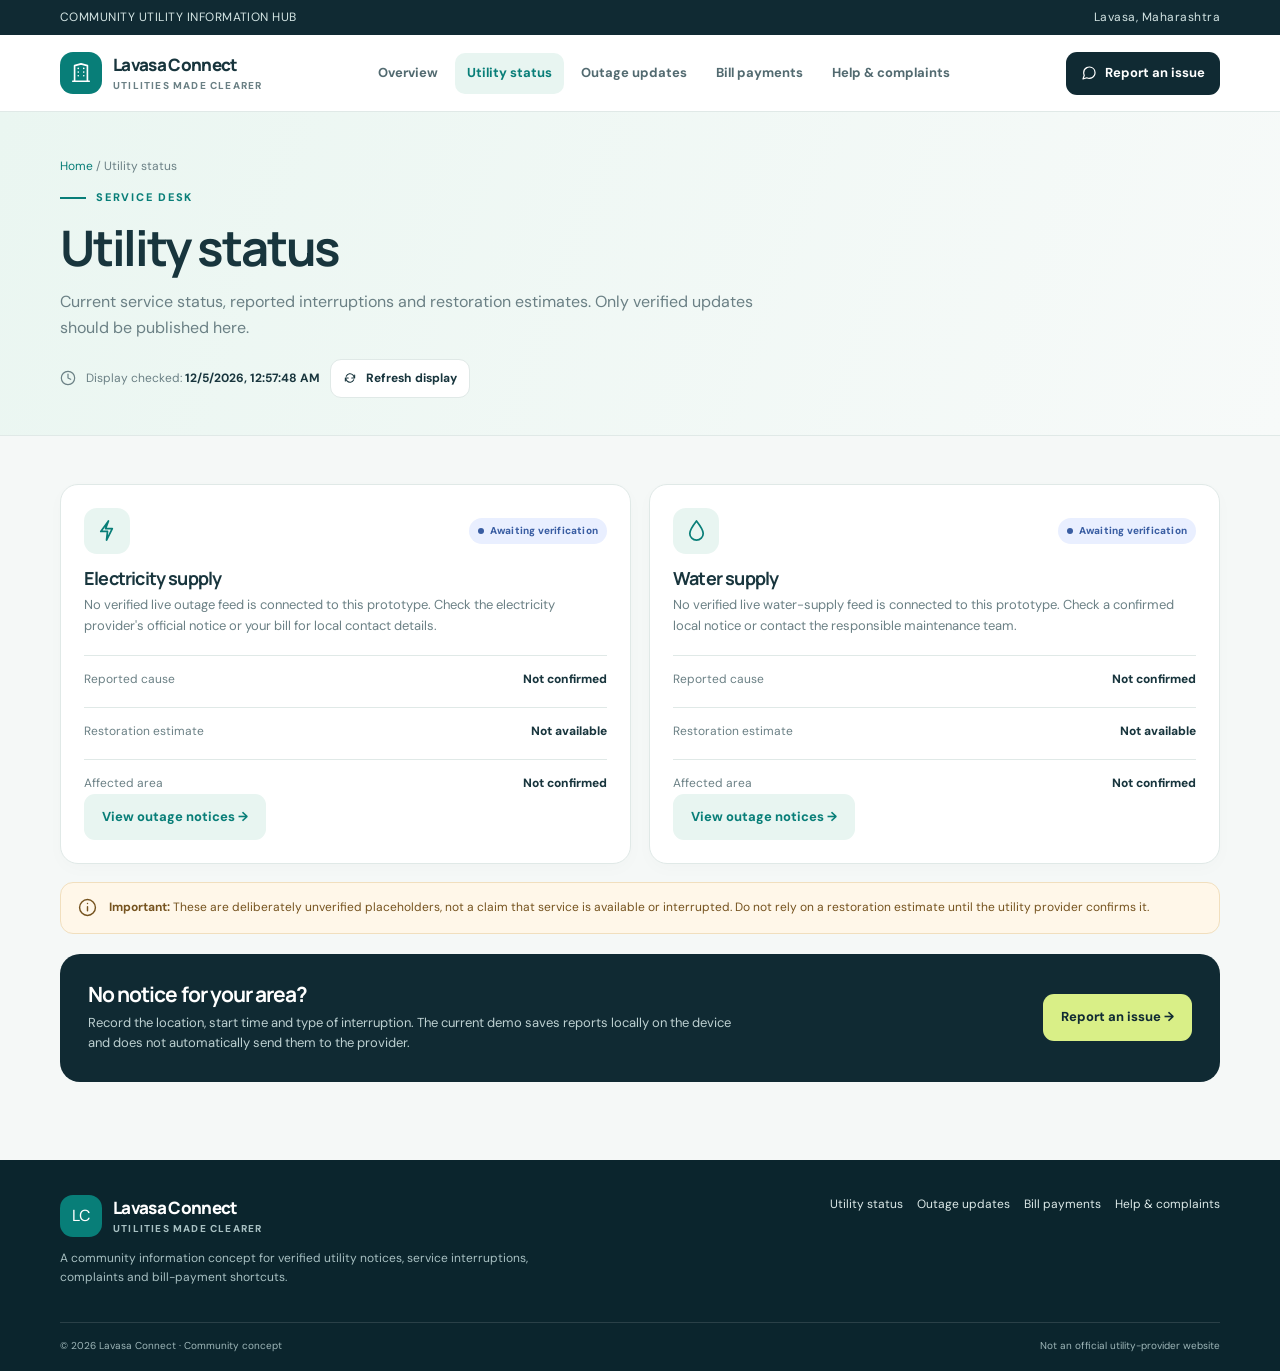
<file: status.html>
<!doctype html><html lang="en"><head><meta charset="utf-8"><meta name="viewport" content="width=device-width,initial-scale=1,viewport-fit=cover"><meta name="theme-color" content="#102a33"><meta name="description" content="Lavasa Connect community utility status, outage updates, payments and complaints."><title>Utility status | Lavasa Connect</title><link rel="stylesheet" href="assets/style.css"></head><body><div class="shell"><div class="topline"><div class="container"><span>COMMUNITY UTILITY INFORMATION HUB</span><span>Lavasa, Maharashtra</span></div></div>
<header class="site-header"><div class="container header-inner">
<a class="brand" href="index.html"><span class="brand-symbol"><svg class="" width="22" height="22" viewBox="0 0 24 24" fill="none" stroke="currentColor" stroke-width="1.8" stroke-linecap="round" stroke-linejoin="round" aria-hidden="true"><path d="M3 21h18M5 21V4l7-2 7 2v17M9 7h.01M15 7h.01M9 11h.01M15 11h.01M9 15h.01M15 15h.01" /></svg></span><span class="brand-copy">Lavasa Connect<small>Utilities made clearer</small></span></a>
<nav class="main-nav" aria-label="Main navigation"><a href="index.html" class="">Overview</a><a href="status.html" class="active">Utility status</a><a href="outages.html" class="">Outage updates</a><a href="payments.html" class="">Bill payments</a><a href="help.html" class="">Help & complaints</a></nav><a class="header-action" href="help.html"><svg class="" width="16" height="16" viewBox="0 0 24 24" fill="none" stroke="currentColor" stroke-width="1.8" stroke-linecap="round" stroke-linejoin="round" aria-hidden="true"><path d="M21 11.5a8.4 8.4 0 0 1-.9 3.8 8.5 8.5 0 0 1-7.6 4.7 8.4 8.4 0 0 1-3.8-.9L3 21l1.9-5.7a8.4 8.4 0 0 1-.9-3.8 8.5 8.5 0 0 1 4.7-7.6 8.4 8.4 0 0 1 3.8-.9h.5a8.5 8.5 0 0 1 8 8v.5Z" /></svg> Report an issue</a><button class="menu-toggle" aria-label="Open navigation" aria-expanded="false"><svg class="" width="21" height="21" viewBox="0 0 24 24" fill="none" stroke="currentColor" stroke-width="1.8" stroke-linecap="round" stroke-linejoin="round" aria-hidden="true"><path d="M4 6h16M4 12h16M4 18h16" /></svg></button>
</div></header><main><section class="page-hero"><div class="container"><div class="breadcrumb"><a href="index.html">Home</a> / Utility status</div><div class="eyebrow">Service desk</div><h1>Utility status</h1><p>Current service status, reported interruptions and restoration estimates. Only verified updates should be published here.</p><div class="status-line"><svg class="" width="16" height="16" viewBox="0 0 24 24" fill="none" stroke="currentColor" stroke-width="1.8" stroke-linecap="round" stroke-linejoin="round" aria-hidden="true"><path d="M12 22a10 10 0 1 0 0-20 10 10 0 0 0 0 20ZM12 6v6l4 2" /></svg> <span>Display checked: <strong id="checkedAt">just now</strong></span><button class="btn btn-outline btn-small" id="refreshStatus"><svg class="" width="14" height="14" viewBox="0 0 24 24" fill="none" stroke="currentColor" stroke-width="1.8" stroke-linecap="round" stroke-linejoin="round" aria-hidden="true"><path d="M20 7v5h-5M4 17v-5h5M5.6 9a7 7 0 0 1 11.6-2L20 12M4 12l2.8 5a7 7 0 0 0 11.6-2" /></svg> Refresh display</button></div></div></section>
<section class="section"><div class="container"><div class="grid-2">
<article class="card"><div class="card-head"><span class="icon-box" data-icon="bolt"></span><span class="pill info">Awaiting verification</span></div><h3>Electricity supply</h3><p>No verified live outage feed is connected to this prototype. Check the electricity provider's official notice or your bill for local contact details.</p><div class="metric-row"><span>Reported cause</span><strong>Not confirmed</strong></div><div class="metric-row"><span>Restoration estimate</span><strong>Not available</strong></div><div class="metric-row"><span>Affected area</span><strong>Not confirmed</strong></div><a class="btn btn-soft" href="outages.html">View outage notices →</a></article>
<article class="card"><div class="card-head"><span class="icon-box" data-icon="drop"></span><span class="pill info">Awaiting verification</span></div><h3>Water supply</h3><p>No verified live water-supply feed is connected to this prototype. Check a confirmed local notice or contact the responsible maintenance team.</p><div class="metric-row"><span>Reported cause</span><strong>Not confirmed</strong></div><div class="metric-row"><span>Restoration estimate</span><strong>Not available</strong></div><div class="metric-row"><span>Affected area</span><strong>Not confirmed</strong></div><a class="btn btn-soft" href="outages.html">View outage notices →</a></article>
</div><div class="notice"><svg class="" width="19" height="19" viewBox="0 0 24 24" fill="none" stroke="currentColor" stroke-width="1.8" stroke-linecap="round" stroke-linejoin="round" aria-hidden="true"><path d="M12 22a10 10 0 1 0 0-20 10 10 0 0 0 0 20ZM12 11v5M12 7h.01" /></svg><div><strong>Important:</strong> These are deliberately unverified placeholders, not a claim that service is available or interrupted. Do not rely on a restoration estimate until the utility provider confirms it.</div></div>
<div class="feature-band"><div><h3>No notice for your area?</h3><p>Record the location, start time and type of interruption. The current demo saves reports locally on the device and does not automatically send them to the provider.</p></div><a class="btn" href="help.html#complaint-form">Report an issue →</a></div></div></section>
<script>document.addEventListener('DOMContentLoaded',()=>{const el=document.querySelector('#checkedAt');el.textContent=new Date().toLocaleString();document.querySelector('#refreshStatus').addEventListener('click',()=>{el.textContent=new Date().toLocaleString();toast('Display refreshed. No official live utility feed is connected.')})})</script></main><footer class="site-footer"><div class="container"><div class="footer-top"><div class="footer-about"><a class="brand" href="index.html"><span class="brand-symbol">LC</span><span class="brand-copy" style="color:#fff">Lavasa Connect<small style="color:#a8c0c2">Utilities made clearer</small></span></a><p>A community information concept for verified utility notices, service interruptions, complaints and bill-payment shortcuts.</p></div><nav class="footer-nav"><a href="status.html">Utility status</a><a href="outages.html">Outage updates</a><a href="payments.html">Bill payments</a><a href="help.html">Help & complaints</a></nav></div><div class="footer-bottom"><span>© <span data-year></span> Lavasa Connect · Community concept</span><span>Not an official utility-provider website</span></div></div></footer><script src="assets/app.js"></script><div id="toast" class="toast" role="status" aria-live="polite"></div></div></body></html>
</file>
<file: assets/style.css>
@import url('https://fonts.googleapis.com/css2?family=DM+Sans:wght@400;500;600;700&family=Manrope:wght@400;500;600;700;800&display=swap');
:root{--navy:#102a33;--navy2:#193d47;--teal:#087e78;--mint:#e8f5f1;--paper:#f5f8f7;--white:#fff;--text:#18353d;--muted:#6b8085;--line:#e0e9e7;--lime:#d9ef87;--amber:#b76b0c;--red:#b84242;--shadow:0 16px 42px #102a3310;--radius:18px}
*{box-sizing:border-box}html{scroll-behavior:smooth}body{margin:0;background:var(--paper);font-family:'DM Sans',system-ui,sans-serif;color:var(--text);line-height:1.6}a{color:inherit}button,input,select,textarea{font:inherit}button,a{touch-action:manipulation}button{cursor:pointer}.shell{min-height:100vh;display:flex;flex-direction:column}.topline{background:var(--navy);color:#d4e5e4;font-size:12px;letter-spacing:.04em}.topline .container{display:flex;justify-content:space-between;gap:10px;padding:8px 0}.container{width:min(1160px,92%);margin-inline:auto}.site-header{position:sticky;top:0;z-index:20;background:#ffffffed;backdrop-filter:blur(16px);border-bottom:1px solid var(--line)}.header-inner{height:76px;display:flex;align-items:center;justify-content:space-between;gap:24px}.brand{display:flex;align-items:center;gap:11px;text-decoration:none;min-width:max-content}.brand-symbol{height:42px;width:42px;border-radius:13px;background:var(--teal);display:grid;place-items:center;color:#fff}.brand-copy{font-family:Manrope,sans-serif;font-weight:800;letter-spacing:-.04em;font-size:17px;line-height:1.15}.brand-copy small{display:block;color:var(--muted);font-family:'DM Sans',sans-serif;font-size:10px;letter-spacing:.12em;text-transform:uppercase;margin-top:5px}.main-nav{display:flex;align-items:center;gap:5px}.main-nav a{padding:10px 12px;border-radius:10px;text-decoration:none;color:#526a70;font-weight:700;font-size:13px;white-space:nowrap}.main-nav a:hover,.main-nav a.active{background:var(--mint);color:var(--teal)}.header-action{display:inline-flex;align-items:center;gap:8px;background:var(--navy);color:#fff;text-decoration:none;padding:11px 15px;border-radius:11px;font-weight:700;font-size:13px;white-space:nowrap}.menu-toggle{display:none;border:1px solid var(--line);background:#fff;border-radius:11px;width:44px;height:44px;place-items:center;color:var(--navy)}main{flex:1}.hero{background:linear-gradient(115deg,#eaf6f1,#f6faf8 65%);border-bottom:1px solid var(--line);padding:62px 0 58px}.hero-grid{display:grid;grid-template-columns:1.15fr .85fr;gap:52px;align-items:center}.eyebrow{font-size:11px;letter-spacing:.16em;text-transform:uppercase;color:var(--teal);font-weight:800;display:flex;align-items:center;gap:10px}.eyebrow:before{content:"";width:26px;height:2px;background:var(--teal)}h1,h2,h3,h4{font-family:Manrope,sans-serif;line-height:1.15;letter-spacing:-.045em}h1{font-size:clamp(42px,5vw,66px);margin:18px 0;max-width:660px}h1 span{color:var(--teal)}.hero p{max-width:560px;color:#5e7479;font-size:16px}.hero-actions{display:flex;flex-wrap:wrap;gap:11px;margin-top:26px}.btn{display:inline-flex;justify-content:center;align-items:center;gap:9px;padding:12px 17px;border:1px solid transparent;border-radius:11px;text-decoration:none;font-weight:750;font-size:13px;transition:transform .18s,background .18s,border-color .18s}.btn:hover{transform:translateY(-1px)}.btn-primary{background:var(--teal);color:white}.btn-primary:hover{background:#066b66}.btn-dark{background:var(--navy);color:white}.btn-soft{background:var(--mint);color:var(--teal)}.btn-outline{background:white;border-color:var(--line);color:var(--text)}.btn-small{padding:9px 12px;font-size:12px}.hero-art{min-height:310px;position:relative;overflow:hidden;border-radius:25px;background:#d9eee6;display:grid;place-items:center}.art-sun{position:absolute;right:13%;top:12%;height:60px;width:60px;border-radius:50%;background:#e5f09d}.art-hill{position:absolute;bottom:-105px;left:-10%;height:230px;width:125%;background:#9bcdbf;border-radius:50% 50% 0 0;transform:rotate(-8deg)}.art-hill.second{background:#42988a;bottom:-145px;left:-25%;transform:rotate(8deg)}.art-house{position:relative;z-index:2;width:170px;height:130px;background:#fff;border-radius:8px 8px 3px 3px;margin-top:38px;box-shadow:0 18px 30px #154b4020}.art-roof{position:absolute;top:-42px;left:-17px;width:204px;height:72px;background:#174751;clip-path:polygon(50% 0,100% 100%,0 100%)}.art-window{position:absolute;left:20px;top:23px;width:38px;height:38px;background:#c8eee3;border:4px solid #174751}.art-window:after{content:"";position:absolute;left:13px;top:0;bottom:0;width:3px;background:#174751}.art-door{position:absolute;right:22px;bottom:0;width:40px;height:67px;background:#e5c18c;border:4px solid #174751;border-bottom:0;border-radius:5px 5px 0 0}.art-label{position:absolute;z-index:3;top:17px;left:17px;padding:10px 13px;background:#fff;border-radius:11px;font-weight:800;font-size:12px;box-shadow:var(--shadow)}.art-label small{display:block;color:var(--muted);font-weight:500;font-size:10px}.section{padding:48px 0}.section-head{display:flex;align-items:end;justify-content:space-between;gap:20px;margin-bottom:24px}.section-head h2{font-size:clamp(26px,3vw,36px);margin:9px 0 8px}.section-head p{color:var(--muted);margin:0;max-width:640px;font-size:14px}.section-kicker{color:var(--teal);font-size:11px;letter-spacing:.15em;text-transform:uppercase;font-weight:800}.grid-3{display:grid;grid-template-columns:repeat(3,minmax(0,1fr));gap:17px}.grid-2{display:grid;grid-template-columns:repeat(2,minmax(0,1fr));gap:18px}.card{background:white;border:1px solid var(--line);border-radius:var(--radius);padding:23px;box-shadow:0 5px 18px #102a3305;min-width:0}.card h3{font-size:18px;margin:14px 0 7px}.card p{font-size:13px;color:var(--muted);margin:0}.icon-box{width:46px;height:46px;display:grid;place-items:center;border-radius:13px;background:var(--mint);color:var(--teal)}.icon-box svg{width:23px;height:23px}.card-head{display:flex;justify-content:space-between;align-items:center;gap:10px}.pill{display:inline-flex;align-items:center;gap:6px;border-radius:100px;padding:5px 9px;font-size:10px;letter-spacing:.02em;font-weight:800;background:#edf1f3;color:#4e6267}.pill:before{content:"";width:6px;height:6px;border-radius:50%;background:currentColor}.pill.warning{background:#fff1db;color:#94580d}.pill.good{background:#e2f6e9;color:#20764a}.pill.info{background:#e9efff;color:#395da2}.metric-row{display:flex;justify-content:space-between;gap:12px;border-top:1px solid var(--line);margin-top:18px;padding-top:14px;font-size:12px}.metric-row span{color:var(--muted)}.metric-row strong{font-weight:800;text-align:right}.notice{display:flex;gap:12px;padding:15px 17px;background:#fff7e9;border:1px solid #f1dfbe;border-radius:13px;color:#75531f;font-size:12px;margin-top:18px}.notice svg{flex:none;width:19px;height:19px}.feature-band{background:var(--navy);color:#fff;padding:28px;border-radius:20px;display:flex;align-items:center;justify-content:space-between;gap:24px;margin-top:20px}.feature-band h3{font-size:21px;margin:0 0 7px}.feature-band p{color:#bdd0d1;font-size:13px;margin:0;max-width:650px}.feature-band .btn{flex:none;background:var(--lime);color:var(--navy)}.page-hero{padding:45px 0 37px;background:linear-gradient(110deg,#eaf6f1,#f7faf9);border-bottom:1px solid var(--line)}.page-hero h1{font-size:clamp(34px,4vw,49px);margin:13px 0}.page-hero p{max-width:720px;color:var(--muted);margin:0}.breadcrumb{font-size:12px;color:var(--muted);margin-bottom:13px}.breadcrumb a{color:var(--teal);text-decoration:none}.status-line{display:flex;align-items:center;gap:10px;font-size:12px;color:var(--muted);margin-top:18px}.status-line strong{color:var(--text)}.list-stack{display:grid;gap:12px}.update-row{display:grid;grid-template-columns:55px minmax(0,1fr) auto;gap:15px;align-items:center;background:#fff;border:1px solid var(--line);border-radius:15px;padding:16px}.date-box{background:var(--mint);color:var(--teal);border-radius:10px;text-align:center;padding:9px 4px;font-size:10px;font-weight:800;line-height:1.35}.date-box strong{display:block;font-size:17px}.update-row h3{font-size:15px;margin:0 0 5px}.update-row p{font-size:12px;color:var(--muted);margin:0}.update-meta{text-align:right;font-size:12px;font-weight:800}.update-meta small{display:block;color:var(--muted);font-weight:500;margin-top:3px}.filter-bar{display:flex;align-items:center;gap:8px;flex-wrap:wrap}.filter-btn{border:1px solid var(--line);border-radius:10px;background:#fff;padding:9px 13px;color:var(--muted);font-size:12px;font-weight:750}.filter-btn.active,.filter-btn:hover{background:var(--mint);border-color:#cce7df;color:var(--teal)}.field{display:grid;gap:6px;margin:13px 0}.field label{font-size:12px;font-weight:800;color:#405b62}.field input,.field select,.field textarea{width:100%;min-width:0;padding:12px 13px;border:1px solid #d9e4e1;border-radius:10px;background:#fcfefd;color:var(--text);outline:none}.field input:focus,.field select:focus,.field textarea:focus{border-color:var(--teal);box-shadow:0 0 0 3px #087e7815}.field textarea{resize:vertical;min-height:110px}.field-help{font-size:11px;color:var(--muted)}.form-grid{display:grid;grid-template-columns:repeat(2,minmax(0,1fr));gap:0 13px}.pay-header{display:flex;align-items:center;gap:14px}.pay-header h3{margin:0 0 5px}.pay-header p{margin:0}.upi-grid{display:grid;grid-template-columns:repeat(2,minmax(0,1fr));gap:10px;margin-top:16px}.upi-app{border:1px solid var(--line);background:white;border-radius:13px;padding:13px;display:flex;align-items:center;gap:11px;text-align:left;min-width:0;transition:.18s}.upi-app:hover{border-color:#8ccbc0;box-shadow:0 5px 18px #087e780e;transform:translateY(-1px)}.upi-app strong{display:block;font-size:12px}.upi-app small{display:block;color:var(--muted);font-size:10px}.app-logo{width:39px;height:39px;flex:none;border-radius:12px;display:grid;place-items:center;overflow:hidden;background:#f2f5f5}.app-logo img{width:100%;height:100%;object-fit:contain;padding:5px}.app-logo svg{width:25px;height:25px}.bank-grid{display:grid;grid-template-columns:repeat(4,minmax(0,1fr));gap:10px}.bank-link{padding:14px 12px;border:1px solid var(--line);border-radius:12px;background:#fff;text-decoration:none;font-size:12px;font-weight:800;display:flex;justify-content:space-between;align-items:center;gap:8px}.bank-link:hover{color:var(--teal);border-color:#a5d6ce}.helpline-row{display:flex;align-items:center;gap:13px;padding:15px 0;border-bottom:1px solid #ffffff20}.helpline-row:last-child{border:0}.helpline-row .icon-box{background:#25444c;color:#d9ef87;flex:none}.helpline-copy{flex:1;min-width:0}.helpline-copy strong{display:block;font-size:13px}.helpline-copy small{display:block;color:#b6c9cb;font-size:11px}.helpline-row a{color:var(--lime);text-decoration:none;font-size:12px;font-weight:800;white-space:nowrap}.dark-panel{background:var(--navy);color:white;border-radius:var(--radius);padding:25px}.dark-panel h3{font-size:22px;margin:0 0 9px}.dark-panel>p{color:#b8cdcf;font-size:13px}.report-card h3{margin-top:0}.report-list{display:grid;gap:9px;margin-top:18px}.report-item{background:#f1f8f5;border:1px solid var(--line);border-radius:11px;padding:12px}.report-item strong{font-size:12px;display:block}.report-item p{font-size:12px;margin:4px 0}.report-item small{font-size:10px;color:var(--muted)}.empty-state{text-align:center;padding:32px 15px;border:1px dashed #c9d9d5;border-radius:15px;color:var(--muted);font-size:13px}.empty-state svg{width:30px;height:30px;color:var(--teal);margin-bottom:10px}.faq-list{display:grid;gap:10px;max-width:850px}.faq-list details{background:#fff;border:1px solid var(--line);border-radius:13px;padding:17px}.faq-list summary{font-size:13px;font-weight:800;cursor:pointer}.faq-list details p{font-size:12px;color:var(--muted);margin:11px 0 0}.site-footer{background:#0b252d;color:#dce9e8;padding:35px 0 17px;margin-top:30px}.footer-top{display:flex;justify-content:space-between;align-items:flex-start;gap:30px;flex-wrap:wrap}.footer-about{max-width:480px}.footer-about p{font-size:12px;color:#a8c0c2}.footer-nav{display:flex;gap:14px;flex-wrap:wrap}.footer-nav a{font-size:12px;color:#dce9e8;text-decoration:none}.footer-bottom{border-top:1px solid #ffffff20;padding-top:15px;margin-top:22px;display:flex;justify-content:space-between;gap:12px;flex-wrap:wrap;color:#9eb6b8;font-size:10px}.toast{position:fixed;left:50%;bottom:22px;z-index:50;transform:translate(-50%,150px);opacity:0;transition:.25s;background:var(--navy);color:#fff;padding:13px 17px;border-radius:12px;box-shadow:var(--shadow);font-size:12px;max-width:90vw}.toast.show{transform:translate(-50%,0);opacity:1}.hidden{display:none!important}.smallprint{font-size:11px;color:var(--muted);margin-top:12px}.inline-link{color:var(--teal);font-weight:800;text-decoration:none}.checklist{padding-left:18px;color:#d9e7e6;font-size:12px}.checklist li{margin:9px 0}
@media(max-width:1000px){.header-action{display:none}.main-nav{gap:0}.main-nav a{padding:9px}.hero-grid{gap:28px}.bank-grid{grid-template-columns:repeat(2,minmax(0,1fr))}}
@media(max-width:790px){.header-inner{height:68px}.menu-toggle{display:grid}.main-nav{display:none;position:absolute;top:68px;left:0;right:0;background:#fff;border-bottom:1px solid var(--line);padding:12px 4% 16px;box-shadow:0 12px 20px #102a330b;align-items:stretch;flex-direction:column}.main-nav.open{display:flex}.main-nav a{padding:12px}.hero{padding:40px 0}.hero-grid{grid-template-columns:1fr}.hero-art{min-height:260px}.grid-3{grid-template-columns:repeat(2,minmax(0,1fr))}.section{padding:36px 0}.section-head{align-items:flex-start;flex-direction:column}.feature-band{align-items:flex-start;flex-direction:column}.page-hero{padding:34px 0}.update-row{grid-template-columns:50px minmax(0,1fr)}.update-meta{grid-column:2;text-align:left}.dark-panel{padding:22px}}
@media(max-width:540px){.container{width:90%}.topline .container{font-size:10px}.topline .container span:last-child{display:none}.brand-copy{font-size:15px}.brand-symbol{width:38px;height:38px}.hero h1{font-size:42px}.hero p{font-size:14px}.hero-actions .btn{flex:1}.grid-3,.grid-2{grid-template-columns:1fr}.card{padding:19px}.section{padding:30px 0}.form-grid{grid-template-columns:1fr}.upi-grid{grid-template-columns:1fr 1fr;gap:8px}.upi-app{padding:10px;gap:8px}.app-logo{width:34px;height:34px}.bank-grid{grid-template-columns:1fr 1fr}.footer-top{flex-direction:column}.page-hero h1{font-size:34px}.update-row{gap:10px;padding:13px}.date-box{font-size:9px}.date-box strong{font-size:15px}.feature-band{padding:21px}.section-head h2{font-size:28px}}
@media(prefers-reduced-motion:reduce){*,*:before,*:after{scroll-behavior:auto!important;transition:none!important}}
</file>
